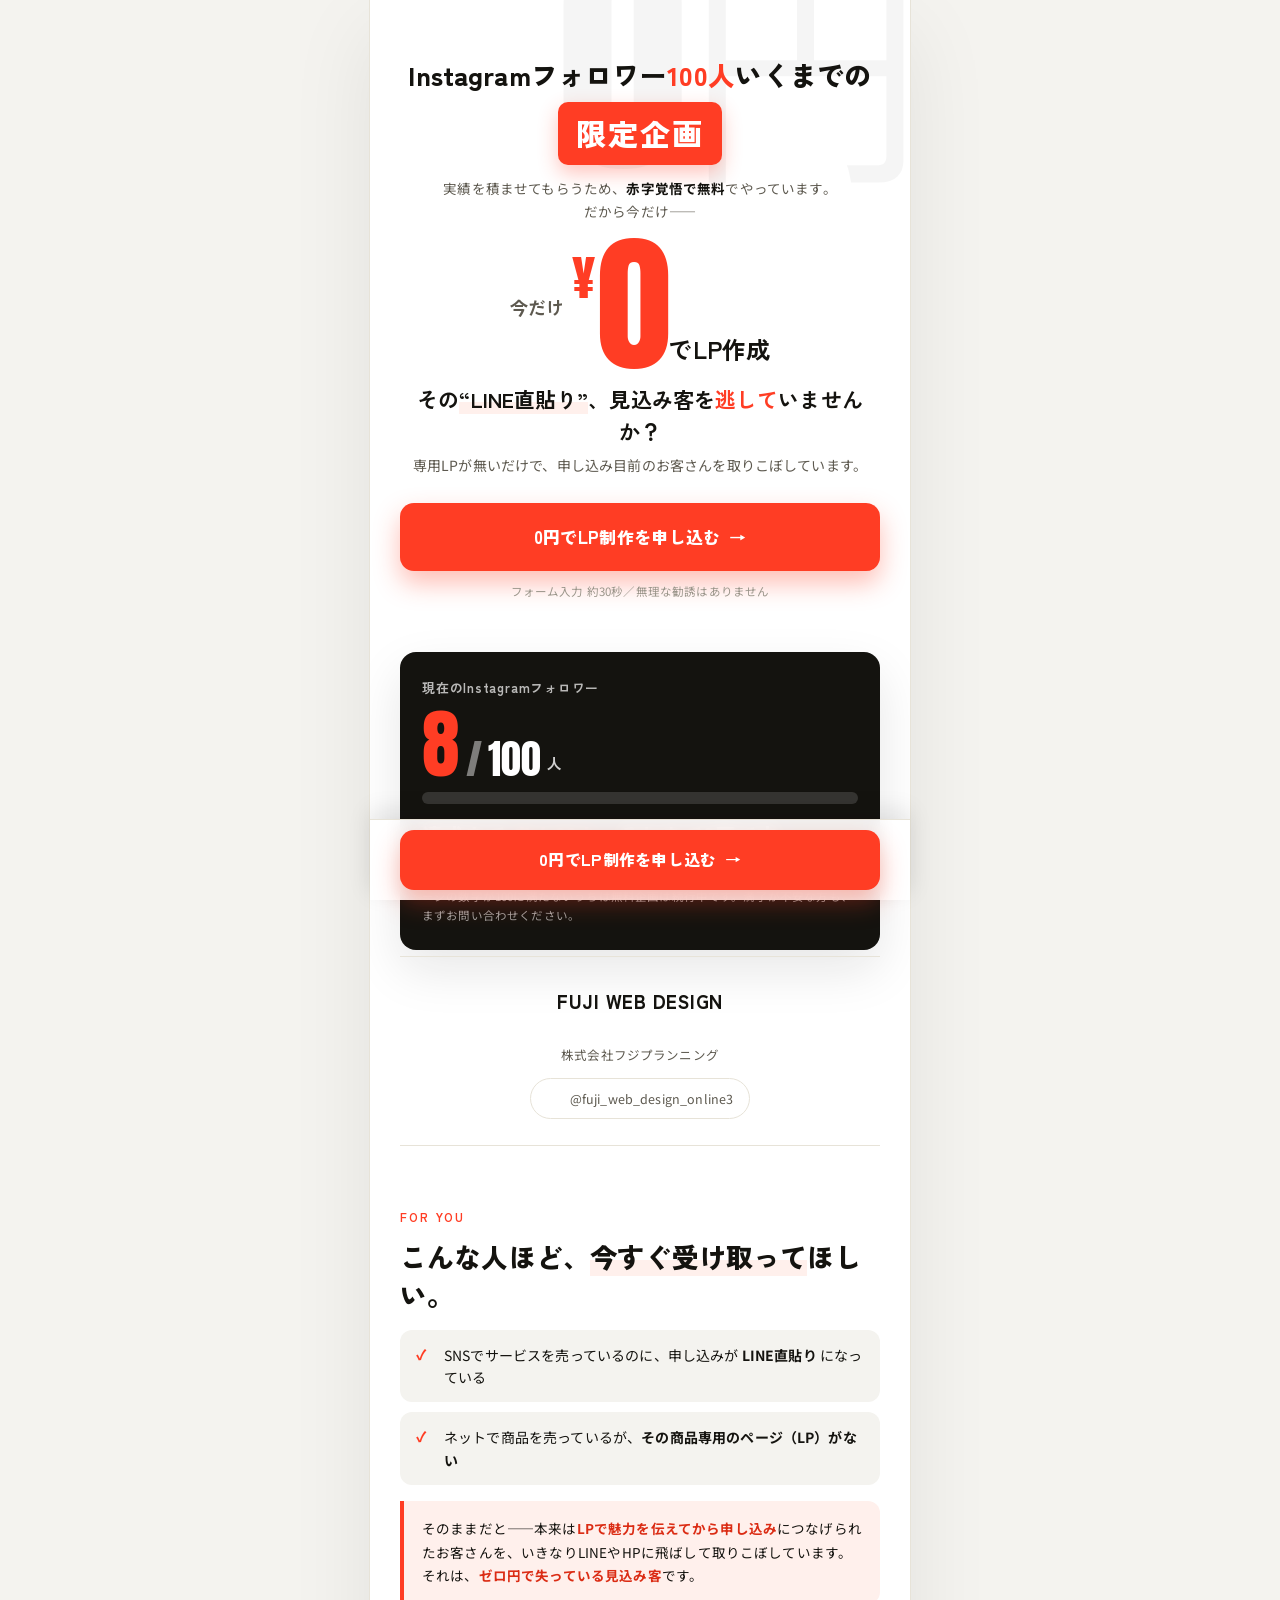
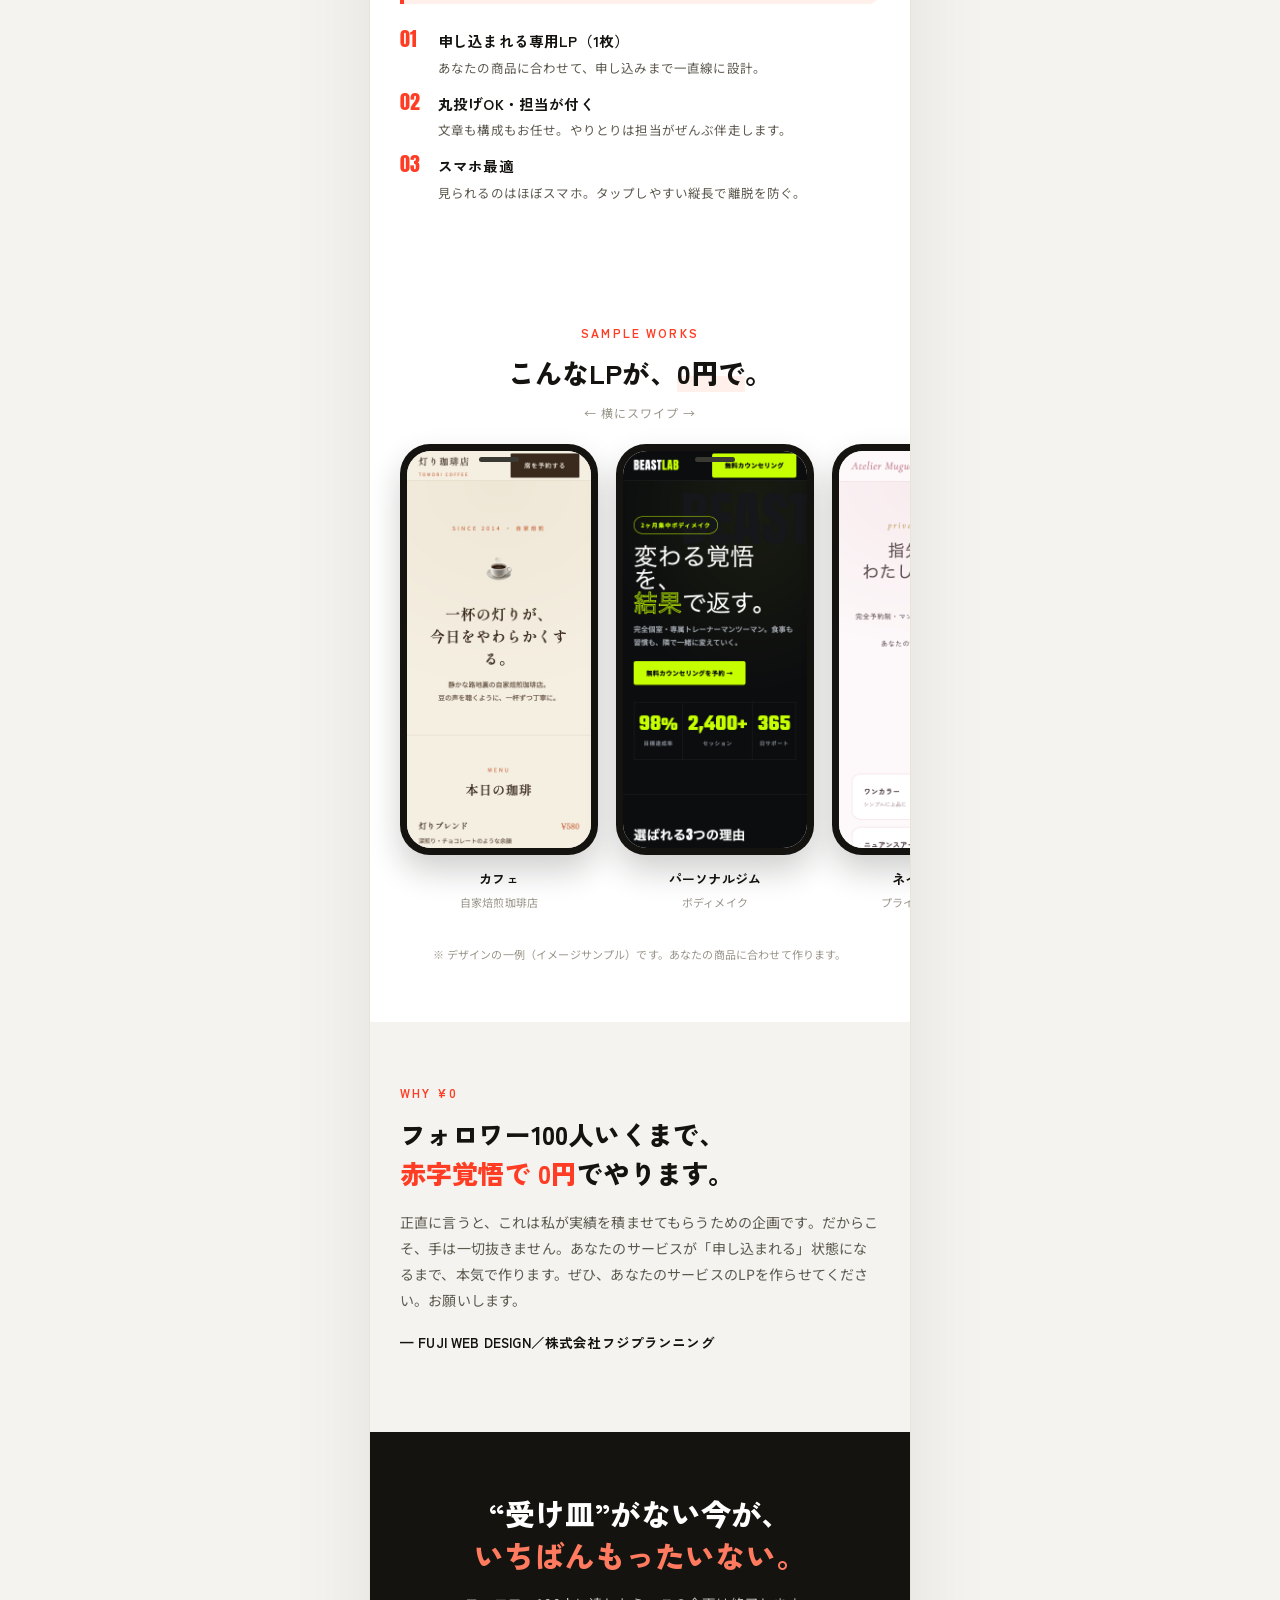
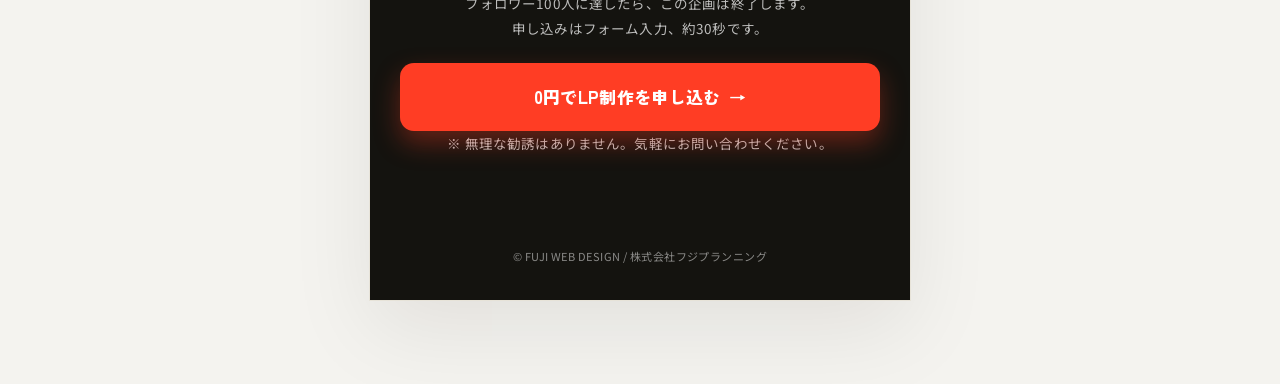
<file: index.html>
<!DOCTYPE html>
<!-- FUJI WEB DESIGN ／ 0円LP作成キャンペーンLP（Responsive Agent方式）／CV：ペライチ申込フォーム一本化 -->
<html lang="ja">
<head>
<meta charset="UTF-8">
<meta name="viewport" content="width=device-width, initial-scale=1.0">
<!-- Google Tag Manager -->
<script>(function(w,d,s,l,i){w[l]=w[l]||[];w[l].push({'gtm.start':
new Date().getTime(),event:'gtm.js'});var f=d.getElementsByTagName(s)[0],
j=d.createElement(s),dl=l!='dataLayer'?'&l='+l:'';j.async=true;j.src=
'https://www.googletagmanager.com/gtm.js?id='+i+dl;f.parentNode.insertBefore(j,f);
})(window,document,'script','dataLayer','GTM-57QBCT9B');</script>
<!-- End Google Tag Manager -->
<title>フォロワー100人まで0円｜申し込まれるLP、無料で作ります｜FUJI WEB DESIGN</title>
<meta name="description" content="SNSで売っているのにLINE直貼りで見込み客を逃していませんか？フォロワー100人いくまで、赤字覚悟の0円LP作成キャンペーン。丸投げOK・担当が付きます。FUJI WEB DESIGN（株式会社フジプランニング）。">
<link rel="preconnect" href="https://fonts.googleapis.com">
<link rel="preconnect" href="https://fonts.gstatic.com" crossorigin>
<link href="https://fonts.googleapis.com/css2?family=Anton&family=Zen+Kaku+Gothic+New:wght@500;700;900&family=Noto+Sans+JP:wght@400;500;700&display=swap" rel="stylesheet">
<link rel="stylesheet" href="css/style.css">
</head>
<body>
<!-- Google Tag Manager (noscript) -->
<noscript><iframe src="https://www.googletagmanager.com/ns.html?id=GTM-57QBCT9B"
height="0" width="0" style="display:none;visibility:hidden"></iframe></noscript>
<!-- End Google Tag Manager (noscript) -->
<main class="page">

  <!-- ===== 1. ヒーロー（文字主体・強力ヘッド・巨大¥0） ===== -->
  <header class="hero">
    <!-- なぜ無料か＝限定企画を前面に大きく -->
    <p class="hero__why">Instagramフォロワー<span class="big">100人</span>いくまでの</p>
    <span class="hero__limited">限定企画</span>
    <p class="hero__why-sub">実績を積ませてもらうため、<b>赤字覚悟で無料</b>でやっています。<br>だから今だけ——</p>
    <!-- 0円を中央・特大で主役に -->
    <div class="price">
      <span class="price__lead">今だけ</span>
      <span class="price__yen">¥</span><span class="price__num">0</span>
      <span class="price__suffix">でLP作成</span>
    </div>
    <!-- PASフックは小さめの補助 -->
    <h1 class="hero__hook">その<span class="u">“LINE直貼り”</span>、見込み客を<span class="accent">逃して</span>いませんか？</h1>
    <p class="hero__note">専用LPが無いだけで、申し込み目前のお客さんを取りこぼしています。</p>
    <!-- CV：行き先は data-cta 付き<a>のhref。全箇所このフォームに統一 -->
    <a href="https://fujiwebdesign.hp.peraichi.com" class="btn" data-cta target="_blank" rel="noopener">0円でLP制作を申し込む <span class="arrow">→</span></a>
    <p class="cta-note">フォーム入力 約30秒／無理な勧誘はありません</p>
  </header>

  <!-- ===== 2. 進捗カウンター（フォロワー100まで0円・限定性） ===== -->
  <section class="wrap" style="padding-top:6px;">
    <div class="counter reveal">
      <p class="counter__label">現在のInstagramフォロワー</p>
      <div class="counter__nums">
        <!-- ▼ 毎週の実数に更新：data-to と bar の width と「あと○名」を合わせる -->
        <span class="counter__cur count" data-to="8">0</span>
        <span class="counter__slash">/</span>
        <span class="counter__goal">100</span>
        <span class="counter__unit">人</span>
      </div>
      <div class="bar"><span class="bar__fill" data-fill="8"></span></div>
      <p class="counter__left">達成まで <span class="accent">あと92人</span>。それまで0円です。</p>
      <p class="counter__fine">※ フォロワー数は毎週更新しています。最新ではない場合があります。このページの数字が100に満たないうちは無料企画は続行中です。満了が不安な方も、まずお問い合わせください。</p>
    </div>
  </section>

  <!-- ===== 3. ブランド表記（要望どおりカウンター直下） ===== -->
  <section class="wrap">
    <div class="brandblock reveal">
      <p class="brandblock__name">FUJI WEB DESIGN</p>
      <p class="brandblock__role">株式会社フジプランニング</p>
      <a class="brandblock__ig" href="https://www.instagram.com/fuji_web_design_online3/" target="_blank" rel="noopener"><img src="assets/icon-ig.svg" alt="Instagram">@fuji_web_design_online3</a>
    </div>
  </section>

  <!-- ===== 4. こんな人へ＋放置リスク＋0円でもらえるもの（短く凝縮） ===== -->
  <section class="sec wrap">
    <p class="kicker reveal">FOR YOU</p>
    <h2 class="h2 reveal">こんな人ほど、<span class="u">今すぐ受け取って</span>ほしい。</h2>
    <ul class="fit">
      <li class="reveal">SNSでサービスを売っているのに、申し込みが <b>LINE直貼り</b> になっている</li>
      <li class="reveal">ネットで商品を売っているが、<b>その商品専用のページ（LP）がない</b></li>
    </ul>
    <p class="risk reveal">そのままだと——本来は<b>LPで魅力を伝えてから申し込み</b>につなげられたお客さんを、いきなりLINEやHPに飛ばして取りこぼしています。それは、<b>ゼロ円で失っている見込み客</b>です。</p>

    <div class="gets" style="margin-top:22px;">
      <div class="get reveal"><span class="n">01</span><div><b>申し込まれる専用LP（1枚）</b><span>あなたの商品に合わせて、申し込みまで一直線に設計。</span></div></div>
      <div class="get reveal"><span class="n">02</span><div><b>丸投げOK・担当が付く</b><span>文章も構成もお任せ。やりとりは担当がぜんぶ伴走します。</span></div></div>
      <div class="get reveal"><span class="n">03</span><div><b>スマホ最適</b><span>見られるのはほぼスマホ。タップしやすい縦長で離脱を防ぐ。</span></div></div>
    </div>
  </section>

  <!-- ===== 4.5 制作事例（横スクロール・スマホ並び／画像はサンプル） ===== -->
  <section class="works">
    <div class="works__head">
      <p class="kicker">SAMPLE WORKS</p>
      <h2 class="h2">こんなLPが、<span class="u">0円で</span>。</h2>
      <p class="works__swipe">← 横にスワイプ →</p>
    </div>
    <div class="works__row">
      <div class="phone"><div class="phone__frame"><div class="phone__screen"><img src="assets/samples/01-cafe.png" alt="カフェのLPサンプル" loading="lazy"></div></div><p class="phone__label">カフェ<span>自家焙煎珈琲店</span></p></div>
      <div class="phone"><div class="phone__frame"><div class="phone__screen"><img src="assets/samples/02-gym.png" alt="パーソナルジムのLPサンプル" loading="lazy"></div></div><p class="phone__label">パーソナルジム<span>ボディメイク</span></p></div>
      <div class="phone"><div class="phone__frame"><div class="phone__screen"><img src="assets/samples/03-nail.png" alt="ネイルサロンのLPサンプル" loading="lazy"></div></div><p class="phone__label">ネイルサロン<span>プライベートサロン</span></p></div>
      <div class="phone"><div class="phone__frame"><div class="phone__screen"><img src="assets/samples/04-school.png" alt="オンライン英会話のLPサンプル" loading="lazy"></div></div><p class="phone__label">オンライン英会話<span>スクール</span></p></div>
      <div class="phone"><div class="phone__frame"><div class="phone__screen"><img src="assets/samples/05-d2c.png" alt="ハンドメイドアクセのLPサンプル" loading="lazy"></div></div><p class="phone__label">アクセサリー<span>ネットショップ</span></p></div>
    </div>
    <p class="works__note">※ デザインの一例（イメージサンプル）です。あなたの商品に合わせて作ります。</p>
  </section>

  <!-- ===== 5. なぜ0円か（想い・オーナーの言葉） ===== -->
  <section class="sec wrap why">
    <p class="kicker reveal">WHY ¥0</p>
    <p class="why__lead reveal">フォロワー100人いくまで、<br><span class="accent">赤字覚悟で 0円</span>でやります。</p>
    <p class="body reveal">正直に言うと、これは私が実績を積ませてもらうための企画です。だからこそ、手は一切抜きません。あなたのサービスが「申し込まれる」状態になるまで、本気で作ります。ぜひ、あなたのサービスのLPを作らせてください。お願いします。</p>
    <p class="why__sign reveal">— FUJI WEB DESIGN／株式会社フジプランニング</p>
  </section>

  <!-- ===== 6. 最後のCTA ===== -->
  <section class="sec wrap last">
    <h2 class="reveal">“受け皿”がない今が、<br><span class="accent">いちばんもったいない。</span></h2>
    <p class="reveal">フォロワー100人に達したら、この企画は終了します。<br>申し込みはフォーム入力、約30秒です。</p>
    <a href="https://fujiwebdesign.hp.peraichi.com" class="btn" data-cta target="_blank" rel="noopener">0円でLP制作を申し込む <span class="arrow">→</span></a>
    <p class="cta-note">※ 無理な勧誘はありません。気軽にお問い合わせください。</p>
  </section>

  <!-- ===== フッター ===== -->
  <footer class="foot">© FUJI WEB DESIGN / 株式会社フジプランニング</footer>

</main>

<!-- 固定CTA（常時表示） -->
<div class="sticky">
  <a href="https://fujiwebdesign.hp.peraichi.com" class="btn" data-cta target="_blank" rel="noopener">0円でLP制作を申し込む <span class="arrow">→</span></a>
</div>

<script src="js/script.js"></script>
</body>
</html>
</file>
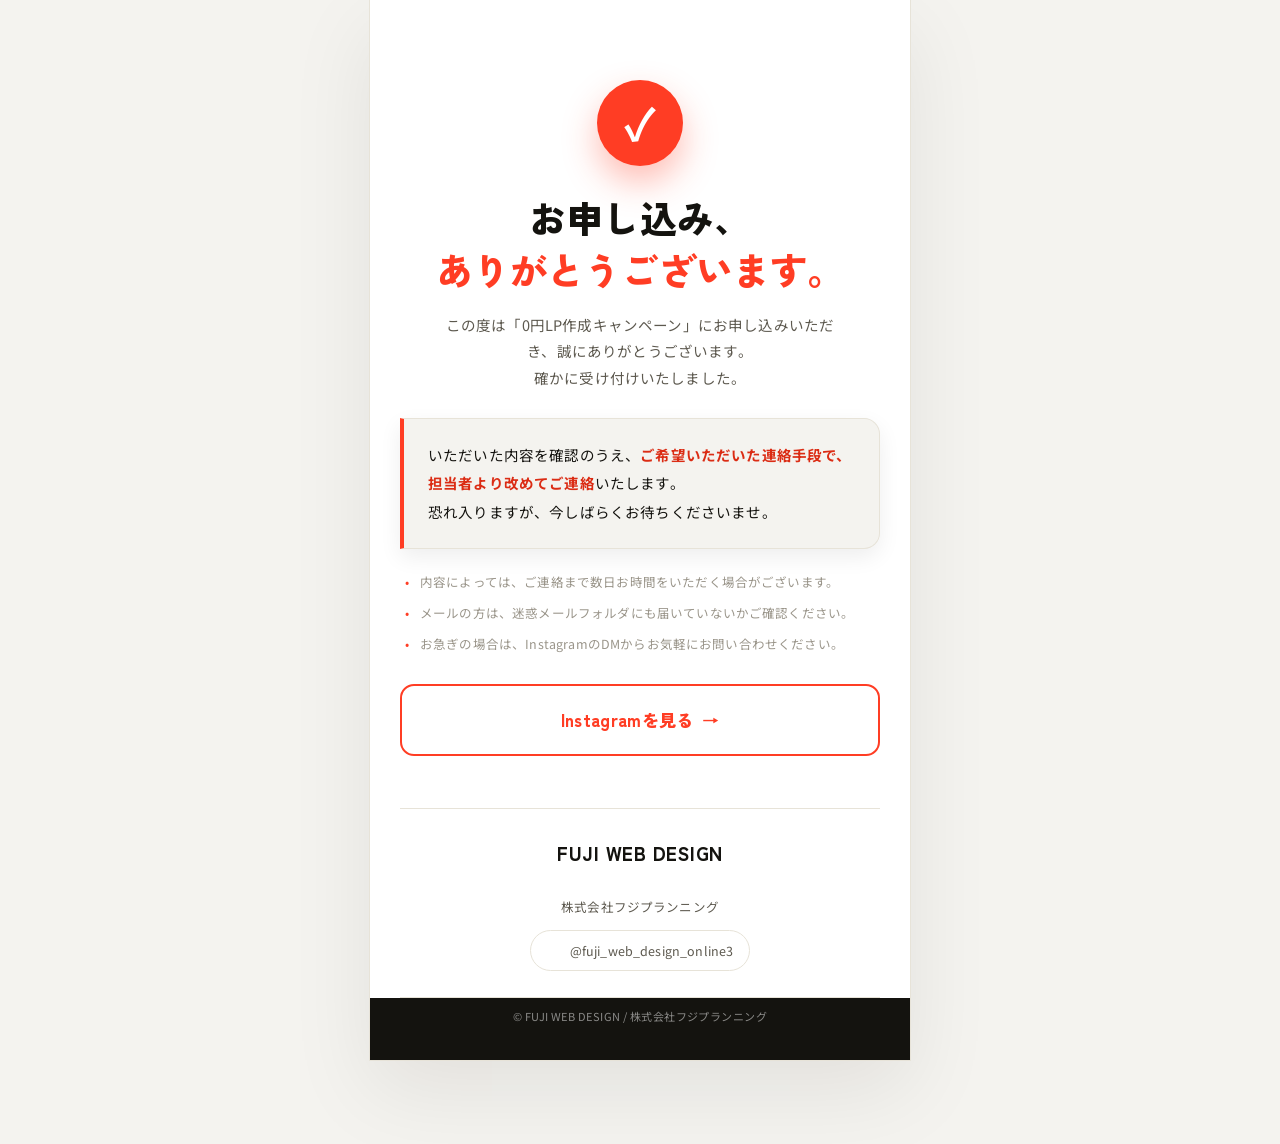
<file: thanks.html>
<!DOCTYPE html>
<!-- FUJI WEB DESIGN ／ 0円LP作成キャンペーン サンクスページ（フォーム送信後） -->
<html lang="ja">
<head>
<meta charset="UTF-8">
<meta name="viewport" content="width=device-width, initial-scale=1.0">
<!-- Google Tag Manager -->
<script>(function(w,d,s,l,i){w[l]=w[l]||[];w[l].push({'gtm.start':
new Date().getTime(),event:'gtm.js'});var f=d.getElementsByTagName(s)[0],
j=d.createElement(s),dl=l!='dataLayer'?'&l='+l:'';j.async=true;j.src=
'https://www.googletagmanager.com/gtm.js?id='+i+dl;f.parentNode.insertBefore(j,f);
})(window,document,'script','dataLayer','GTM-57QBCT9B');</script>
<!-- End Google Tag Manager -->
<title>お申し込みありがとうございます｜FUJI WEB DESIGN</title>
<meta name="description" content="お申し込みありがとうございます。ご希望の連絡手段で担当者より改めてご連絡いたします。">
<meta name="robots" content="noindex, nofollow">
<link rel="preconnect" href="https://fonts.googleapis.com">
<link rel="preconnect" href="https://fonts.gstatic.com" crossorigin>
<link href="https://fonts.googleapis.com/css2?family=Anton&family=Zen+Kaku+Gothic+New:wght@500;700;900&family=Noto+Sans+JP:wght@400;500;700&display=swap" rel="stylesheet">
<link rel="stylesheet" href="css/style.css">
</head>
<body>
<!-- Google Tag Manager (noscript) -->
<noscript><iframe src="https://www.googletagmanager.com/ns.html?id=GTM-57QBCT9B"
height="0" width="0" style="display:none;visibility:hidden"></iframe></noscript>
<!-- End Google Tag Manager (noscript) -->
<main class="page">

  <!-- ===== サンクス本文 ===== -->
  <section class="thanks">
    <div class="thanks__check">✓</div>
    <h1 class="thanks__title">お申し込み、<br><span class="accent">ありがとうございます。</span></h1>
    <p class="thanks__lead">この度は「0円LP作成キャンペーン」にお申し込みいただき、誠にありがとうございます。<br>確かに受け付けいたしました。</p>

    <div class="thanks__card reveal">
      <p>いただいた内容を確認のうえ、<b>ご希望いただいた連絡手段で、担当者より改めてご連絡</b>いたします。<br>恐れ入りますが、今しばらくお待ちくださいませ。</p>
    </div>

    <ul class="thanks__notes reveal">
      <li>内容によっては、ご連絡まで数日お時間をいただく場合がございます。</li>
      <li>メールの方は、迷惑メールフォルダにも届いていないかご確認ください。</li>
      <li>お急ぎの場合は、InstagramのDMからお気軽にお問い合わせください。</li>
    </ul>

    <div class="thanks__back reveal">
      <a href="https://www.instagram.com/fuji_web_design_online3/" class="btn btn--outline" target="_blank" rel="noopener">Instagramを見る <span class="arrow">→</span></a>
    </div>
  </section>

  <!-- ===== ブランド表記 ===== -->
  <section class="wrap">
    <div class="brandblock reveal">
      <p class="brandblock__name">FUJI WEB DESIGN</p>
      <p class="brandblock__role">株式会社フジプランニング</p>
      <a class="brandblock__ig" href="https://www.instagram.com/fuji_web_design_online3/" target="_blank" rel="noopener"><img src="assets/icon-ig.svg" alt="Instagram">@fuji_web_design_online3</a>
    </div>
  </section>

  <!-- ===== フッター ===== -->
  <footer class="foot">© FUJI WEB DESIGN / 株式会社フジプランニング</footer>

</main>
<script src="js/script.js"></script>
</body>
</html>
</file>
<file: css/style.css>
@charset "UTF-8";
/* =========================================================
   FUJI WEB DESIGN ／ 0円LP作成キャンペーン LP
   ビジュアル：エディトリアル × 即決キャンペーン（白ベース／朱色1色／巨大¥0）
   フォント：Zen Kaku Gothic New（見出し）/ Anton（数字）/ Noto Sans JP（本文）
   スマホ最優先・短い縦長
   ========================================================= */
:root {
  --bg:        #ffffff;
  --paper:     #f4f3ef;   /* 余白側のオフホワイト（PC時の地） */
  --ink:       #14130f;   /* ほぼ黒 */
  --ink-soft:  #5d594f;
  --ink-mute:  #9a958a;
  --line:      #e7e3d8;
  --accent:    #ff3d24;   /* 朱色：0円・CTA・限定・進捗 */
  --accent-d:  #db2c14;
  --accent-sb: #fff0ec;

  --disp: "Anton", "Zen Kaku Gothic New", sans-serif;   /* 数字・特大 */
  --head: "Zen Kaku Gothic New", "Noto Sans JP", sans-serif; /* 見出し */
  --sans: "Noto Sans JP", "Hiragino Sans", sans-serif;       /* 本文 */

  --col: 540px;          /* スマホ縦長の本文カラム幅 */
  --pad: clamp(22px, 6vw, 30px);
  --radius: 16px;
  --shadow: 0 20px 50px rgba(20,19,15,.10);
  --shadow-soft: 0 8px 22px rgba(20,19,15,.07);
}

*, *::before, *::after { box-sizing: border-box; }
html { -webkit-text-size-adjust: 100%; scroll-behavior: smooth; }
body {
  margin: 0; font-family: var(--sans); color: var(--ink);
  background: var(--paper);
  line-height: 1.85; font-size: 16px; letter-spacing: .01em;
  -webkit-font-smoothing: antialiased;
  padding-bottom: 84px; /* 固定CTAぶん */
}
img { max-width: 100%; height: auto; display: block; }
a { color: inherit; text-decoration: none; }
p { margin: 0 0 1.3em; }
h1,h2,h3 { margin: 0; line-height: 1.32; font-weight: 700; }

/* スマホ縦長カラム（PCは中央に置いて両脇を地色で“うまいこと”） */
.page { max-width: var(--col); margin-inline: auto; background: var(--bg);
  min-height: 100vh; box-shadow: 0 0 0 1px var(--line), 0 30px 80px rgba(20,19,15,.08); overflow: hidden; }
.wrap { padding-inline: var(--pad); }
.sec { padding-block: clamp(40px, 9vw, 60px); }
.center { text-align: center; }
.accent { color: var(--accent); }

/* ---------- ヒーロー（文字主体・中央・巨大¥0） ---------- */
.hero { position: relative; text-align: center; padding: clamp(34px,9vw,52px) var(--pad) clamp(32px,8vw,44px); overflow: hidden; }
.hero::before { /* 背景の巨大な薄い文字＝奥行き */
  content: "0円"; position: absolute; top: -.18em; right: -.06em; z-index: 0;
  font-family: var(--disp); font-size: 46vw; line-height: .8; color: var(--ink);
  opacity: .035; pointer-events: none; letter-spacing: -.04em;
}
@media (min-width: 560px){ .hero::before { font-size: 260px; } }
.hero > * { position: relative; z-index: 1; }
.tag { display: inline-flex; align-items: center; gap: .4em; font-family: var(--head);
  font-weight: 700; font-size: 12.5px; letter-spacing: .04em; color: #fff; background: var(--accent);
  padding: 7px 14px; border-radius: 999px; }
.tag .dot { width: 7px; height: 7px; border-radius: 50%; background: #fff; animation: blink 1.4s ease-in-out infinite; }
@keyframes blink { 0%,100%{ opacity: 1; } 50%{ opacity: .3; } }

/* なぜ無料か＝限定企画（前面・大きく） */
.hero__why { font-family: var(--head); font-weight: 900; line-height: 1.4;
  font-size: clamp(20px, 5.8vw, 27px); margin: 4px 0 0; letter-spacing: .01em; }
.hero__why .big { color: var(--accent); }
.hero__limited { display: inline-block; font-family: var(--head); font-weight: 900;
  font-size: clamp(22px, 6.4vw, 30px); color: #fff; background: var(--accent);
  padding: 4px 18px; border-radius: 10px; margin-top: 8px; letter-spacing: .06em;
  transform: rotate(-1.5deg); box-shadow: 0 8px 20px rgba(255,61,36,.3); }
.hero__why-sub { font-size: 13.5px; color: var(--ink-soft); margin: 12px 0 0; line-height: 1.7; }
.hero__why-sub b { color: var(--ink); }

/* PASフック（小さめ・補助） */
.hero__hook { font-family: var(--head); font-weight: 700; letter-spacing: .005em;
  font-size: clamp(16px, 4.6vw, 21px); line-height: 1.5; margin: 16px 0 0; color: var(--ink); }
.hero__hook .u { background: linear-gradient(transparent 60%, var(--accent-sb) 60%); }
.hero__hook .accent { color: var(--accent); }

/* 0円（中央・特大＝主役） */
.price { display: flex; justify-content: center; align-items: baseline; gap: .04em; margin: 22px 0 4px; line-height: .9; }
.price__lead { font-family: var(--head); font-weight: 700; font-size: clamp(15px,4.4vw,18px); color: var(--ink-soft); margin-right: .4em; align-self: center; }
.price__num { font-family: var(--disp); font-weight: 400; color: var(--accent);
  font-size: clamp(96px, 30vw, 150px); line-height: .8; letter-spacing: -.02em; }
.price__yen { font-family: var(--disp); color: var(--accent); font-size: clamp(34px,10vw,52px); align-self: flex-start; margin-top: .15em; }
.price__suffix { font-family: var(--head); font-weight: 700; font-size: clamp(18px,5vw,24px); align-self: flex-end; margin-bottom: .35em; }
.hero__note { font-size: 14px; color: var(--ink-soft); margin: 6px 0 24px; }
.hero__note del { color: var(--ink-mute); }

/* ---------- 進捗カウンター（フォロワー100まで0円） ---------- */
.counter { background: var(--ink); color: #fff; border-radius: var(--radius); padding: 24px 22px; box-shadow: var(--shadow); }
.counter__label { font-family: var(--head); font-weight: 700; font-size: 13px; letter-spacing: .06em; color: rgba(255,255,255,.7); margin: 0 0 10px; }
.counter__nums { display: flex; align-items: baseline; gap: .12em; font-family: var(--disp); line-height: .9; }
.counter__cur { font-size: clamp(54px,16vw,76px); color: var(--accent); }
.counter__slash { font-size: clamp(28px,8vw,40px); color: rgba(255,255,255,.45); margin: 0 .1em; }
.counter__goal { font-size: clamp(28px,8vw,40px); color: #fff; }
.counter__unit { font-family: var(--head); font-weight: 700; font-size: 15px; align-self: flex-end; margin: 0 0 .55em .25em; color: rgba(255,255,255,.8); }
.bar { height: 12px; border-radius: 999px; background: rgba(255,255,255,.14); overflow: hidden; margin: 14px 0 12px; }
.bar__fill { height: 100%; border-radius: 999px; background: linear-gradient(90deg, var(--accent), #ff7a5e); width: 0; transition: width 1.4s cubic-bezier(.22,.7,.3,1); }
.counter__left { font-family: var(--head); font-weight: 900; font-size: clamp(17px,5vw,21px); margin: 0; }
.counter__left .accent { color: #ff7a5e; }
.counter__fine { font-size: 11.5px; line-height: 1.7; color: rgba(255,255,255,.6); margin: 12px 0 0; }

/* ---------- ブランド表記（カウンター直下・要望どおり） ---------- */
.brandblock { text-align: center; padding-block: 26px; border-top: 1px solid var(--line); border-bottom: 1px solid var(--line); margin-top: 6px; }
.brandblock__name { font-family: var(--head); font-weight: 900; font-size: 19px; letter-spacing: .04em; }
.brandblock__role { font-size: 12.5px; color: var(--ink-soft); margin: 4px 0 12px; }
.brandblock__ig { display: inline-flex; align-items: center; gap: 7px; font-size: 12.5px; color: var(--ink-soft); border: 1px solid var(--line); padding: 8px 16px; border-radius: 999px; }
.brandblock__ig img { width: 16px; height: 16px; }

/* ---------- 短い説得ブロック ---------- */
.kicker { font-family: var(--head); font-weight: 700; font-size: 12px; letter-spacing: .18em; color: var(--accent); margin: 0 0 10px; }
.h2 { font-family: var(--head); font-weight: 900; font-size: clamp(21px,6vw,27px); line-height: 1.4; margin: 0 0 16px; }
.h2 .u { background: linear-gradient(transparent 60%, var(--accent-sb) 60%); }

.fit { list-style: none; margin: 0; padding: 0; display: grid; gap: 10px; }
.fit li { position: relative; padding: 14px 16px 14px 44px; background: var(--paper); border-radius: 12px; font-size: 14px; line-height: 1.6; }
.fit li::before { content: "✓"; position: absolute; left: 16px; top: 13px; color: var(--accent); font-weight: 900; }
.risk { margin: 16px 0 0; padding: 16px 18px; border-left: 4px solid var(--accent); background: var(--accent-sb); border-radius: 0 12px 12px 0; font-size: 13.5px; line-height: 1.75; }
.risk b { color: var(--accent-d); }

/* なぜ0円か（想い） */
.why { background: var(--paper); }
.why__lead { font-family: var(--head); font-weight: 900; font-size: clamp(20px,5.6vw,26px); line-height: 1.5; margin: 0 0 .7em; }
.why__lead .accent { color: var(--accent); }
.why p.body { font-size: 14px; color: var(--ink-soft); margin: 0; }
.why__sign { font-family: var(--head); font-weight: 700; font-size: 13.5px; margin-top: 16px; }

/* 含まれるもの（0円でもらえる） */
.gets { display: grid; gap: 10px; margin-top: 4px; }
.get { display: grid; grid-template-columns: 26px 1fr; gap: 12px; align-items: start; }
.get .n { font-family: var(--disp); color: var(--accent); font-size: 20px; line-height: 1.3; }
.get b { font-family: var(--head); font-weight: 700; font-size: 14.5px; }
.get span { display: block; font-size: 12.5px; color: var(--ink-soft); }

/* ---------- ボタン ---------- */
.btn { display: flex; align-items: center; justify-content: center; gap: .5em; width: 100%;
  font-family: var(--head); font-weight: 900; font-size: 17px; letter-spacing: .02em;
  color: #fff; background: var(--accent); border: none; border-radius: 14px; padding: 18px 24px;
  cursor: pointer; box-shadow: 0 12px 26px rgba(255,61,36,.34); position: relative; overflow: hidden;
  transition: transform .2s, background .2s, box-shadow .2s; }
.btn:hover { background: var(--accent-d); transform: translateY(-2px); }
.btn .arrow { transition: transform .2s; }
.btn:hover .arrow { transform: translateX(4px); }
.btn::after { content: ""; position: absolute; top: 0; left: -120%; width: 70%; height: 100%;
  background: linear-gradient(100deg, transparent, rgba(255,255,255,.5), transparent); transform: skewX(-20deg); animation: shine 4.2s ease-in-out infinite; }
@keyframes shine { 0%,68%{ left: -120%; } 100%{ left: 130%; } }
.btn__sub { display:block; font-family: var(--sans); font-weight: 700; font-size: 11px; letter-spacing: .02em; opacity: .9; margin-top: 2px; }
.cta-note { font-size: 11.5px; color: var(--ink-mute); margin: 10px 0 0; text-align: center; }

/* ---------- 最後のCTA ---------- */
.last { background: var(--ink); color: #fff; text-align: center; }
.last h2 { font-family: var(--head); font-weight: 900; font-size: clamp(22px,6.2vw,30px); line-height: 1.4; margin: 0 0 .5em; }
.last h2 .accent { color: #ff7a5e; }
.last p { font-size: 13.5px; color: rgba(255,255,255,.72); margin: 0 0 22px; }

/* ---------- フッター ---------- */
.foot { background: var(--ink); color: rgba(255,255,255,.5); text-align: center; padding: 8px var(--pad) 34px; font-size: 11px; letter-spacing: .04em; }

/* ---------- 固定CTA（常時表示） ---------- */
.sticky { position: fixed; left: 0; right: 0; bottom: 0; z-index: 50;
  max-width: var(--col); margin-inline: auto;
  background: rgba(255,255,255,.94); backdrop-filter: blur(8px);
  border-top: 1px solid var(--line); padding: 10px var(--pad) calc(10px + env(safe-area-inset-bottom)); box-shadow: 0 -8px 22px rgba(20,19,15,.1); }
.sticky .btn { padding-block: 15px; font-size: 16px; }

/* ---------- 制作事例（横スクロール・スマホ並び） ---------- */
.works { padding-block: clamp(40px,9vw,58px); }
.works__head { text-align: center; padding-inline: var(--pad); }
.works__swipe { font-size: 12px; color: var(--ink-mute); margin: -6px 0 0; letter-spacing: .08em; }
.works__row { display: flex; gap: 18px; overflow-x: auto; scroll-snap-type: x mandatory;
  padding: 20px var(--pad) 6px; -webkit-overflow-scrolling: touch; scrollbar-width: none; }
.works__row::-webkit-scrollbar { display: none; }
.phone { flex: 0 0 auto; width: clamp(166px, 46vw, 198px); scroll-snap-align: center; }
.phone__frame { position: relative; border-radius: 30px; background: #14130f; padding: 7px;
  box-shadow: 0 16px 32px rgba(20,19,15,.2); }
.phone__frame::before { content: ""; position: absolute; top: 13px; left: 50%; transform: translateX(-50%);
  width: 40px; height: 5px; border-radius: 99px; background: #3a3934; z-index: 2; }
.phone__screen { border-radius: 24px; overflow: hidden; background: #fff; aspect-ratio: 380/820; }
.phone__screen img { width: 100%; height: 100%; object-fit: cover; object-position: top center; display: block; }
.phone__label { text-align: center; font-family: var(--head); font-weight: 700; font-size: 13px; margin-top: 12px; }
.phone__label span { display: block; font-family: var(--sans); font-weight: 400; font-size: 11px; color: var(--ink-mute); margin-top: 1px; }
.works__note { text-align: center; font-size: 11px; color: var(--ink-mute); margin: 8px 0 0; }

/* ---------- サンクスページ ---------- */
.thanks { text-align: center; padding: clamp(54px,13vw,80px) var(--pad) clamp(34px,8vw,46px); }
.thanks__check { width: 86px; height: 86px; margin: 0 auto 26px; border-radius: 50%;
  background: var(--accent); color: #fff; display: grid; place-items: center; font-size: 44px; font-weight: 700;
  box-shadow: 0 16px 34px rgba(255,61,36,.34); animation: pop .6s cubic-bezier(.2,1.5,.4,1) both; }
@keyframes pop { 0%{ transform: scale(0); opacity: 0; } 100%{ transform: scale(1); opacity: 1; } }
.thanks__title { font-family: var(--head); font-weight: 900; font-size: clamp(26px,7vw,37px); line-height: 1.4; margin: 0 0 16px; }
.thanks__title .accent { color: var(--accent); }
.thanks__lead { font-size: 14.5px; color: var(--ink-soft); margin: 0 auto 26px; max-width: 27em; }
.thanks__card { background: var(--paper); border: 1px solid var(--line); border-left: 4px solid var(--accent);
  border-radius: 0 var(--radius) var(--radius) 0; padding: 22px 24px; text-align: left; max-width: 30em; margin: 0 auto; box-shadow: var(--shadow-soft); }
.thanks__card p { margin: 0; font-size: 14.5px; line-height: 1.95; }
.thanks__card b { color: var(--accent-d); }
.thanks__notes { list-style: none; margin: 22px auto 0; padding: 0; max-width: 30em; text-align: left; display: grid; gap: 9px; }
.thanks__notes li { position: relative; padding-left: 20px; font-size: 12.5px; color: var(--ink-mute); line-height: 1.75; }
.thanks__notes li::before { content: "•"; position: absolute; left: 5px; color: var(--accent); }
.thanks__back { max-width: 30em; margin: 30px auto 0; }
.btn--outline { background: #fff; color: var(--accent); border: 2px solid var(--accent); box-shadow: none; }
.btn--outline::after { display: none; }
.btn--outline:hover { background: var(--accent-sb); color: var(--accent-d); }

/* ---------- アニメ（上品に動く） ---------- */
.reveal { opacity: 0; transform: translateY(20px); transition: opacity .7s ease, transform .7s ease; }
.reveal.in { opacity: 1; transform: none; }
.hero__why, .hero__limited, .hero__why-sub, .price, .hero__hook, .hero__note, .hero .btn { opacity: 0; animation: up .85s cubic-bezier(.22,.7,.3,1) forwards; }
.hero__why{ animation-delay:.04s; } .hero__limited{ animation-delay:.12s; } .hero__why-sub{ animation-delay:.2s; } .price{ animation-delay:.3s; } .hero__hook{ animation-delay:.42s; } .hero__note{ animation-delay:.5s; } .hero .btn{ animation-delay:.58s; }
@keyframes up { from{ opacity:0; transform:translateY(20px);} to{ opacity:1; transform:none;} }

@media (prefers-reduced-motion: reduce) {
  * { animation: none !important; transition: none !important; scroll-behavior: auto !important; }
  .reveal { opacity: 1; transform: none; }
  .hero__why,.hero__limited,.hero__why-sub,.hero__hook,.price,.hero__note,.hero .btn { opacity: 1 !important; transform: none !important; }
  .bar__fill { transition: none; }
}
</file>
